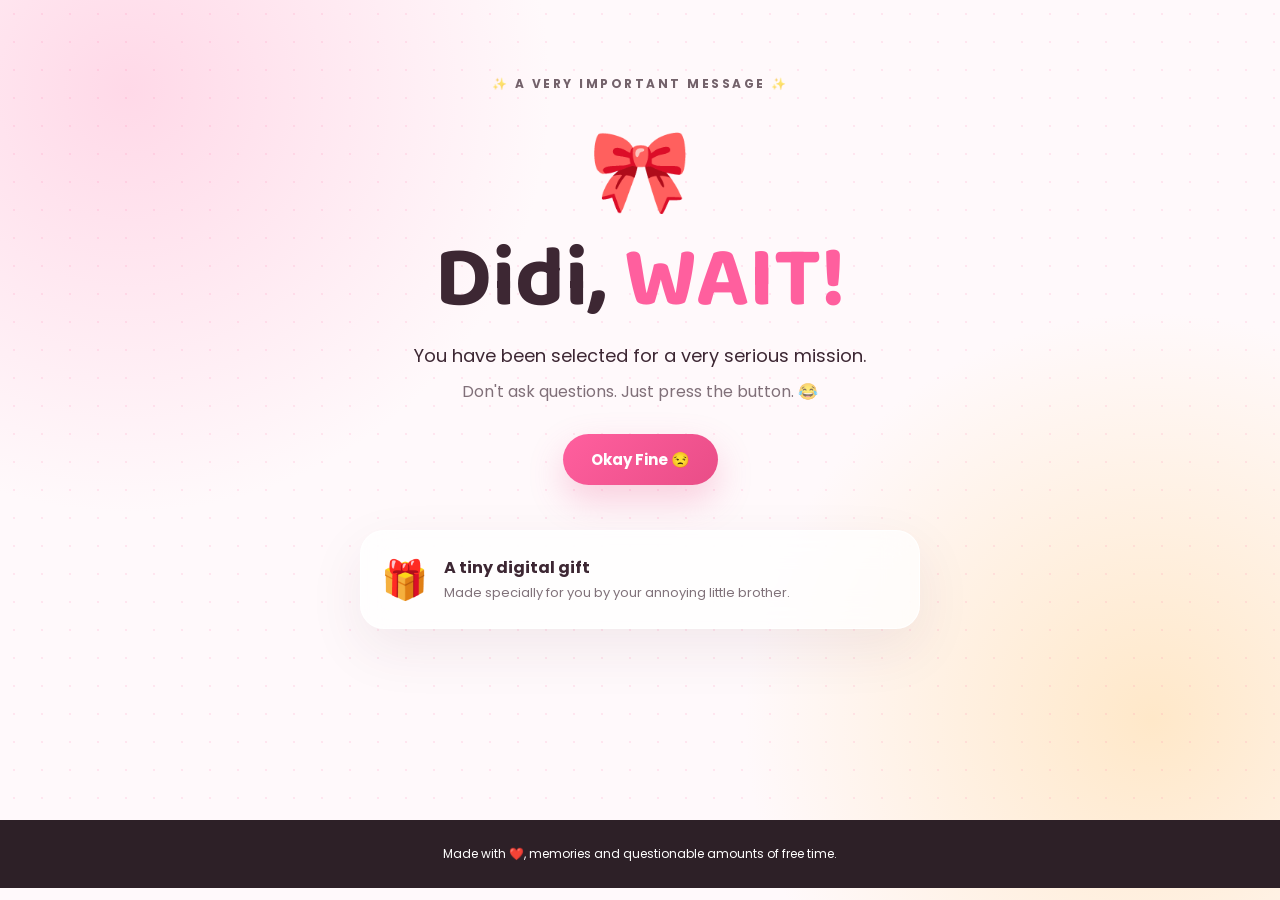
<file: index.html>
<!DOCTYPE html>
<html lang="en">
<head>
  <meta charset="UTF-8">
  <meta name="viewport" content="width=device-width, initial-scale=1.0">
  <title>A Little Surprise for Didi ❤️</title>
  <link rel="stylesheet" href="style.css">
  <link href="https://fonts.googleapis.com/css2?family=Baloo+2:wght@400;500;600;700;800&family=Poppins:wght@300;400;500;600;700&display=swap" rel="stylesheet">
</head>

<body>

<main class="page home-page">

  <div class="eyebrow">✨ A VERY IMPORTANT MESSAGE ✨</div>

  <div class="big-emoji">🎀</div>

  <h1>Didi, <span>WAIT!</span></h1>

  <p class="lead">
    You have been selected for a very serious mission.
  </p>

  <p class="subtle">
    Don't ask questions. Just press the button. 😂
  </p>

  <a class="btn primary" href="report.html">
    Okay Fine 😒
  </a>

  <div class="mini-card">
    <span>🎁</span>

    <div>
      <strong>A tiny digital gift</strong>
      <p>
        Made specially for you by your annoying little brother.
      </p>
    </div>
  </div>

</main>

<footer>
  Made with ❤️, memories and questionable amounts of free time.
</footer>

<script src="script.js"></script>

</body>
</html>
</file>
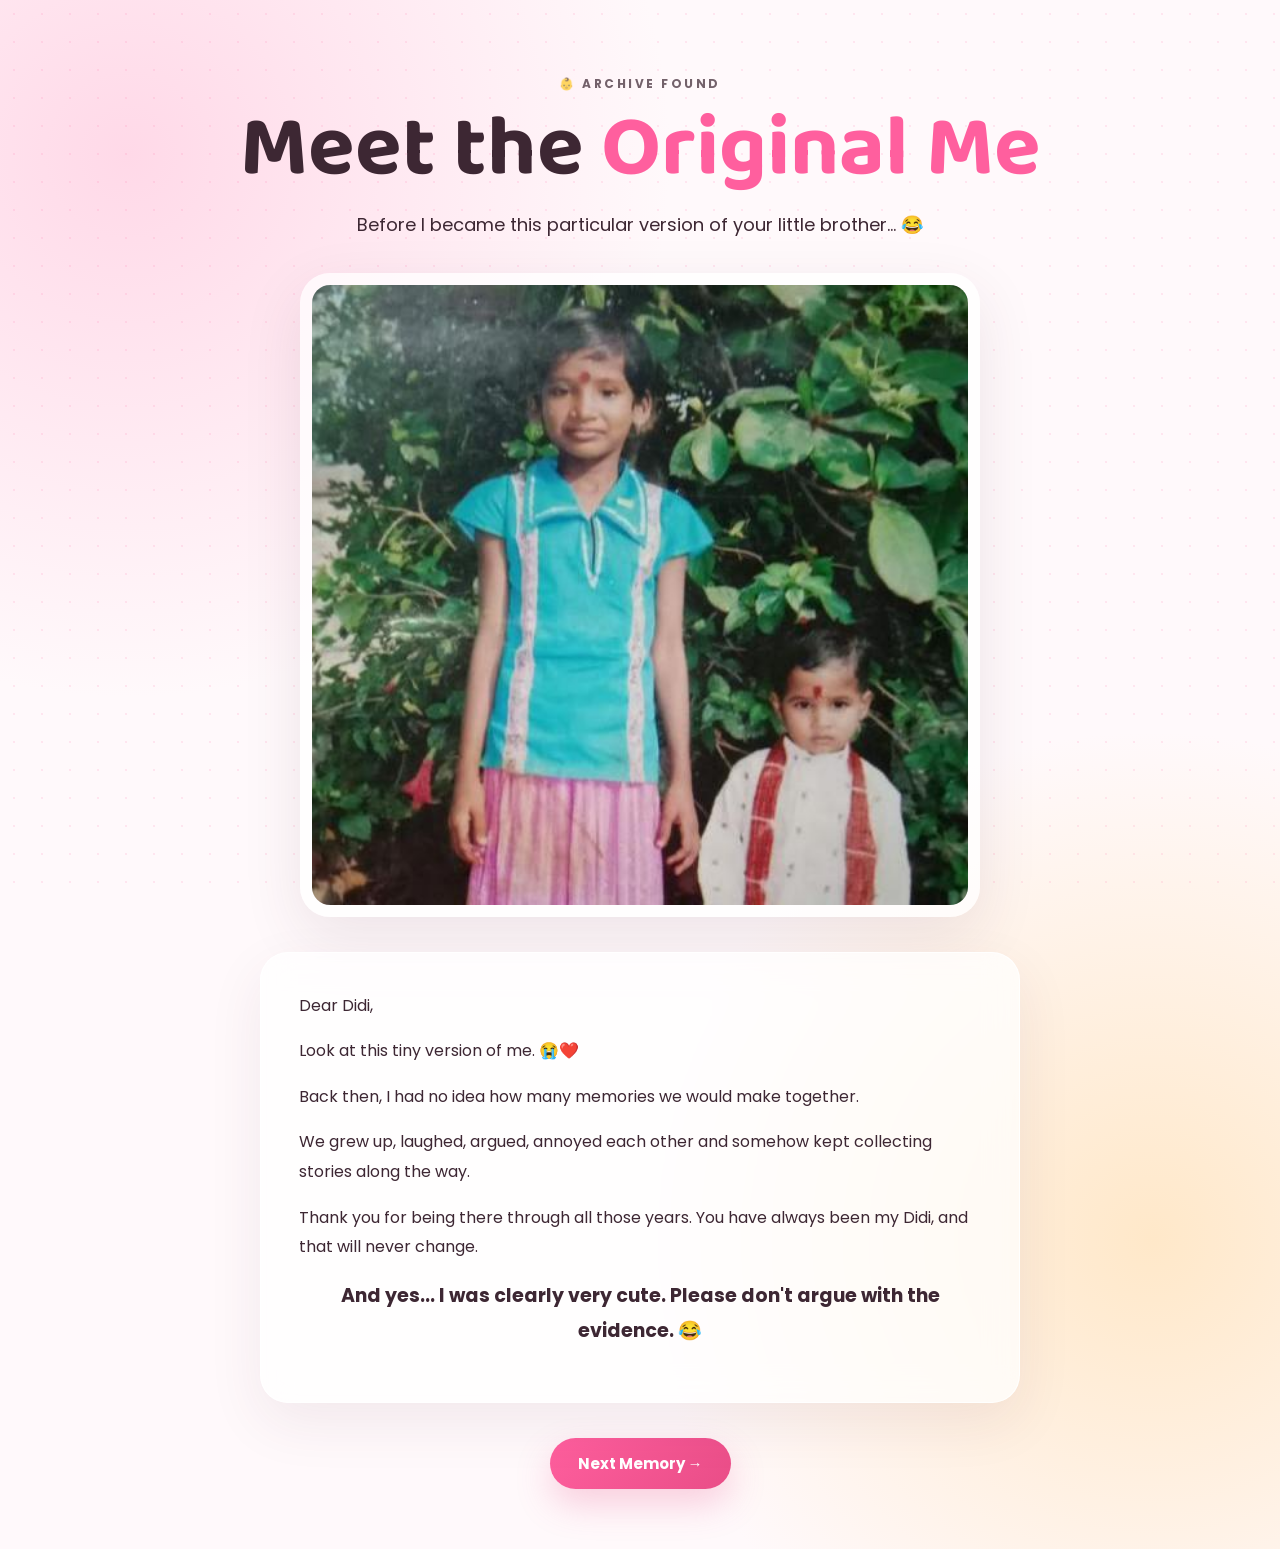
<file: childhood.html>
<!DOCTYPE html>
<html lang="en">

<head>

<meta charset="UTF-8">

<meta name="viewport"
content="width=device-width, initial-scale=1.0">

<title>The Original Me 👶</title>

<link rel="stylesheet"
href="style.css">

<link href="https://fonts.googleapis.com/css2?family=Baloo+2:wght@400;500;600;700;800&family=Poppins:wght@300;400;500;600;700&display=swap"
rel="stylesheet">

</head>


<body>

<main class="page story-page">

<div class="eyebrow">
👶 ARCHIVE FOUND
</div>


<h1>
Meet the <span>Original Me</span>
</h1>


<p class="lead">

Before I became this particular
version of your little brother... 😂

</p>


<div class="single-photo">

<img src="images/childhood.jpeg"
alt="Childhood photo">

</div>


<article class="letter">

<p>
Dear Didi,
</p>


<p>
Look at this tiny version of me. 😭❤️
</p>


<p>

Back then, I had no idea how many
memories we would make together.

</p>


<p>

We grew up, laughed, argued,
annoyed each other and somehow
kept collecting stories along the way.

</p>


<p>

Thank you for being there through
all those years.

You have always been my Didi,
and that will never change.

</p>


<p class="highlight">

And yes...

I was clearly very cute.

Please don't argue with the evidence. 😂

</p>

</article>


<a class="btn primary"
href="video.html">

Next Memory →

</a>

</main>


<script src="script.js"></script>

</body>

</html>
</file>
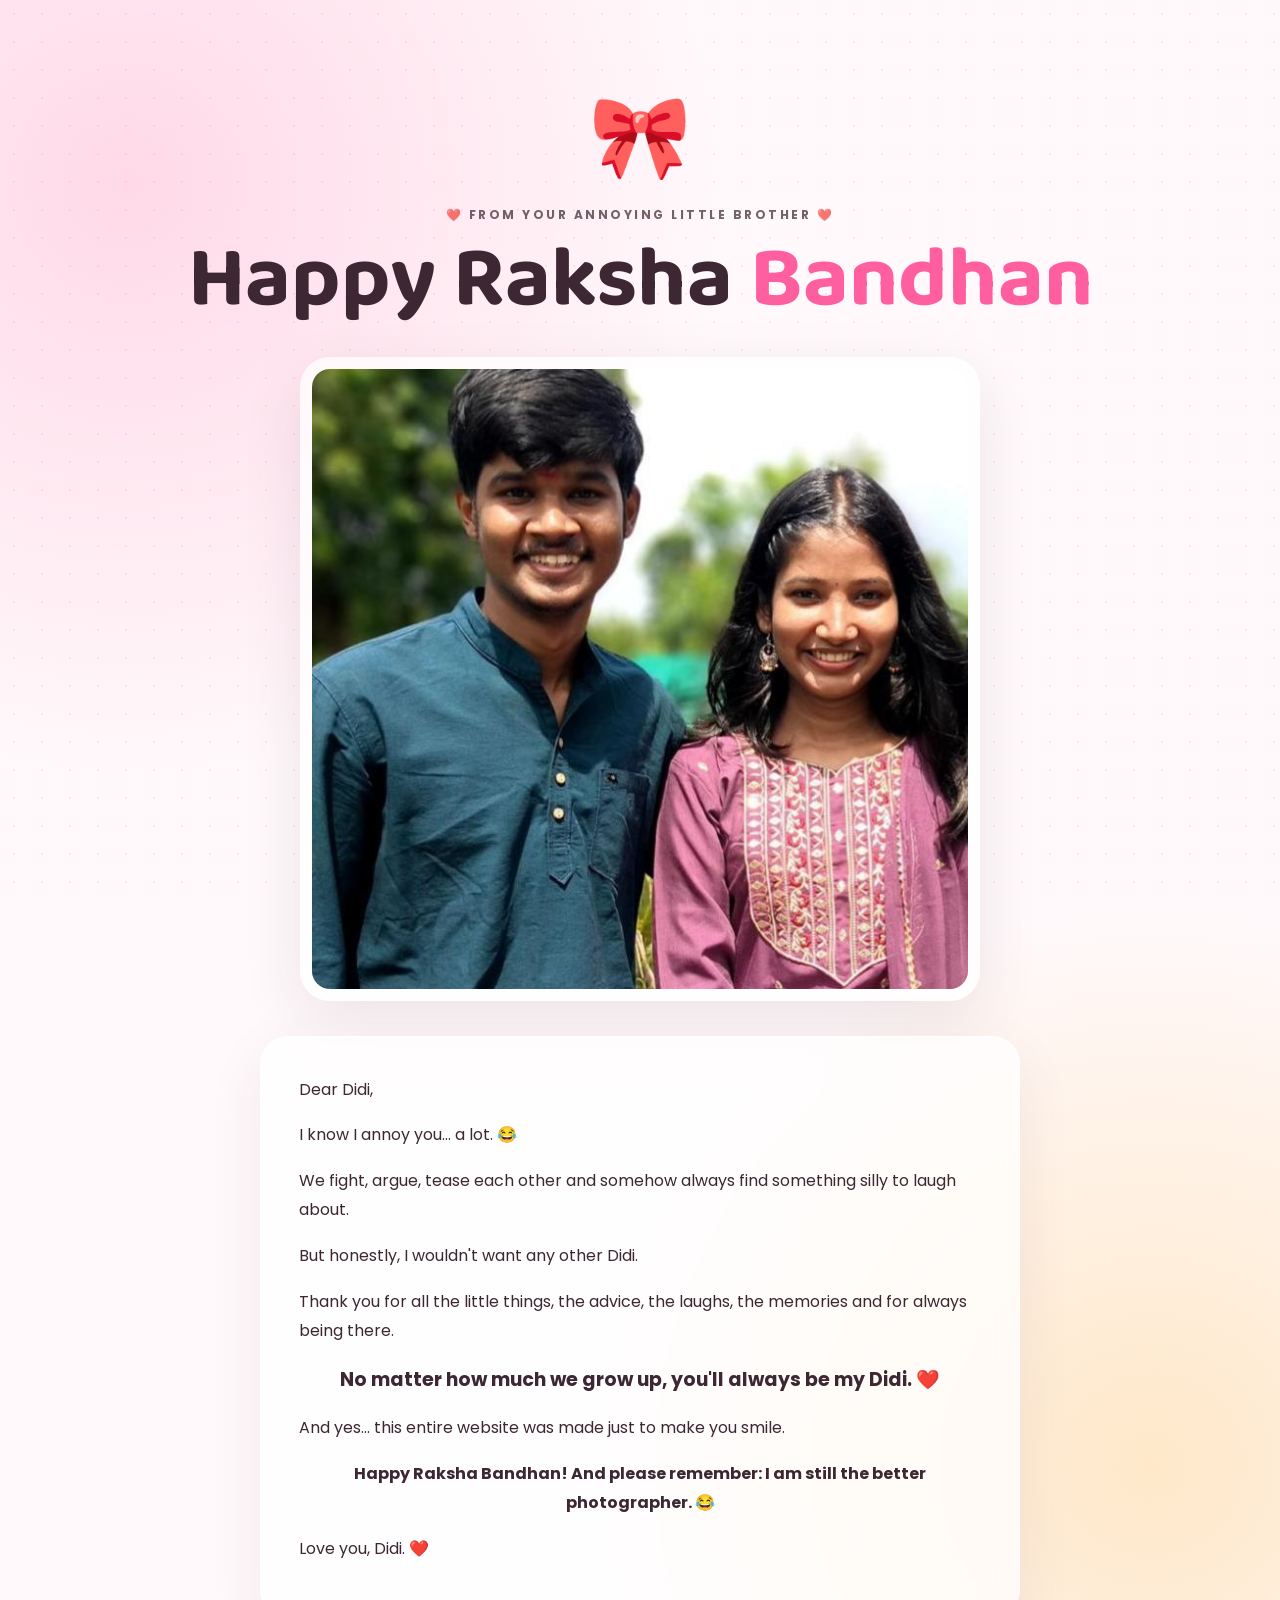
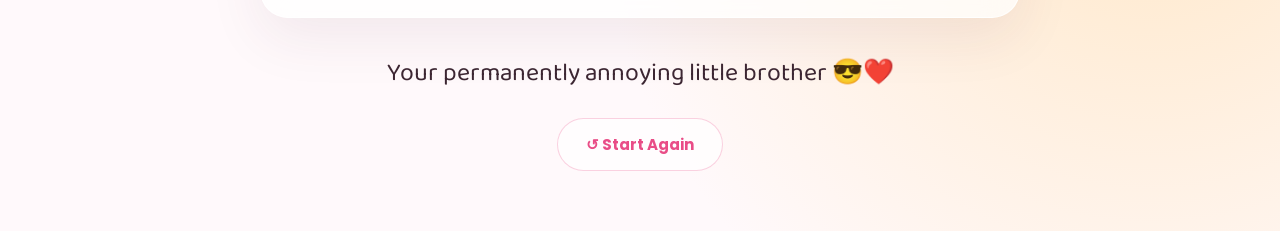
<file: final.html>
<!DOCTYPE html>
<html lang="en">

<head>

<meta charset="UTF-8">

<meta name="viewport"
content="width=device-width, initial-scale=1.0">

<title>Happy Raksha Bandhan ❤️</title>

<link rel="stylesheet"
href="style.css">

<link href="https://fonts.googleapis.com/css2?family=Baloo+2:wght@400;500;600;700;800&family=Poppins:wght@300;400;500;600;700&display=swap"
rel="stylesheet">

</head>


<body>

<main class="page final-page">


<div class="big-emoji">
🎀
</div>


<div class="eyebrow">

❤️ FROM YOUR ANNOYING LITTLE BROTHER ❤️

</div>


<h1>

Happy Raksha <span>Bandhan</span>

</h1>


<div class="single-photo">

<img src="images/now.jpeg"
alt="A favorite photo together">

</div>


<article class="letter">


<p>
Dear Didi,
</p>


<p>

I know I annoy you... a lot. 😂

</p>


<p>

We fight, argue, tease each other
and somehow always find something
silly to laugh about.

</p>


<p>

But honestly,

I wouldn't want any other Didi.

</p>


<p>

Thank you for all the little things,
the advice, the laughs, the memories
and for always being there.

</p>


<p class="highlight">

No matter how much we grow up,
you'll always be my Didi. ❤️

</p>


<p>

And yes...

this entire website was made
just to make you smile.

</p>


<p class="funny-ending">

Happy Raksha Bandhan!

And please remember:

I am still the better photographer. 😂

</p>


<p>

Love you, Didi. ❤️

</p>


</article>


<div class="signature">

Your permanently annoying
little brother 😎❤️

</div>


<a class="btn ghost"
href="index.html">

↺ Start Again

</a>


</main>


<script src="script.js"></script>


<script>

window.addEventListener(
"load",
() => burstConfetti(100)
);

</script>

</body>

</html>
</file>
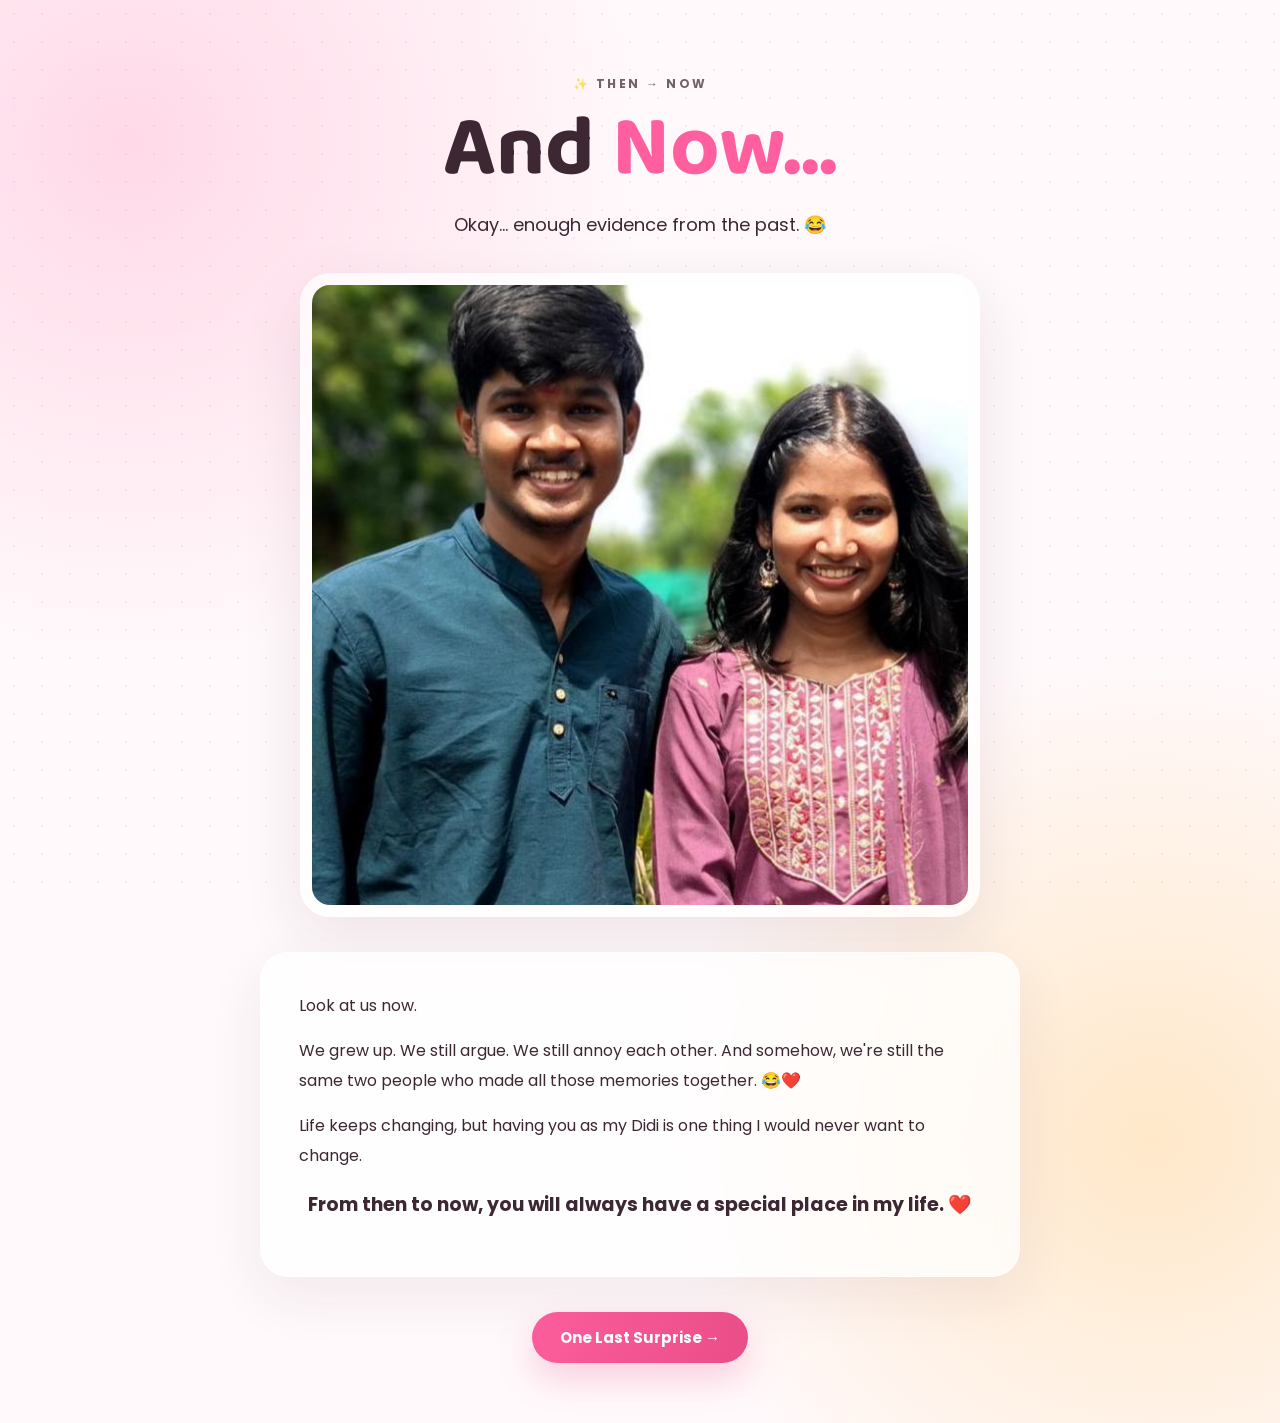
<file: now.html>
<!DOCTYPE html>
<html lang="en">

<head>

<meta charset="UTF-8">

<meta name="viewport"
content="width=device-width, initial-scale=1.0">

<title>Then & Now ❤️</title>

<link rel="stylesheet"
href="style.css">

<link href="https://fonts.googleapis.com/css2?family=Baloo+2:wght@400;500;600;700;800&family=Poppins:wght@300;400;500;600;700&display=swap"
rel="stylesheet">

</head>


<body>

<main class="page story-page">


<div class="eyebrow">

✨ THEN → NOW

</div>


<h1>

And <span>Now...</span>

</h1>


<p class="lead">

Okay... enough evidence from the past. 😂

</p>


<div class="single-photo">

<img src="images/now.jpeg"
alt="Current photo together">

</div>


<article class="letter">

<p>
Look at us now.
</p>


<p>

We grew up.

We still argue.

We still annoy each other.

And somehow, we're still the same
two people who made all those
memories together. 😂❤️

</p>


<p>

Life keeps changing, but having you
as my Didi is one thing I would never
want to change.

</p>


<p class="highlight">

From then to now,

you will always have a special place
in my life. ❤️

</p>

</article>


<a class="btn primary"
href="surprise.html">

One Last Surprise →

</a>

</main>


<script src="script.js"></script>

</body>

</html>
</file>
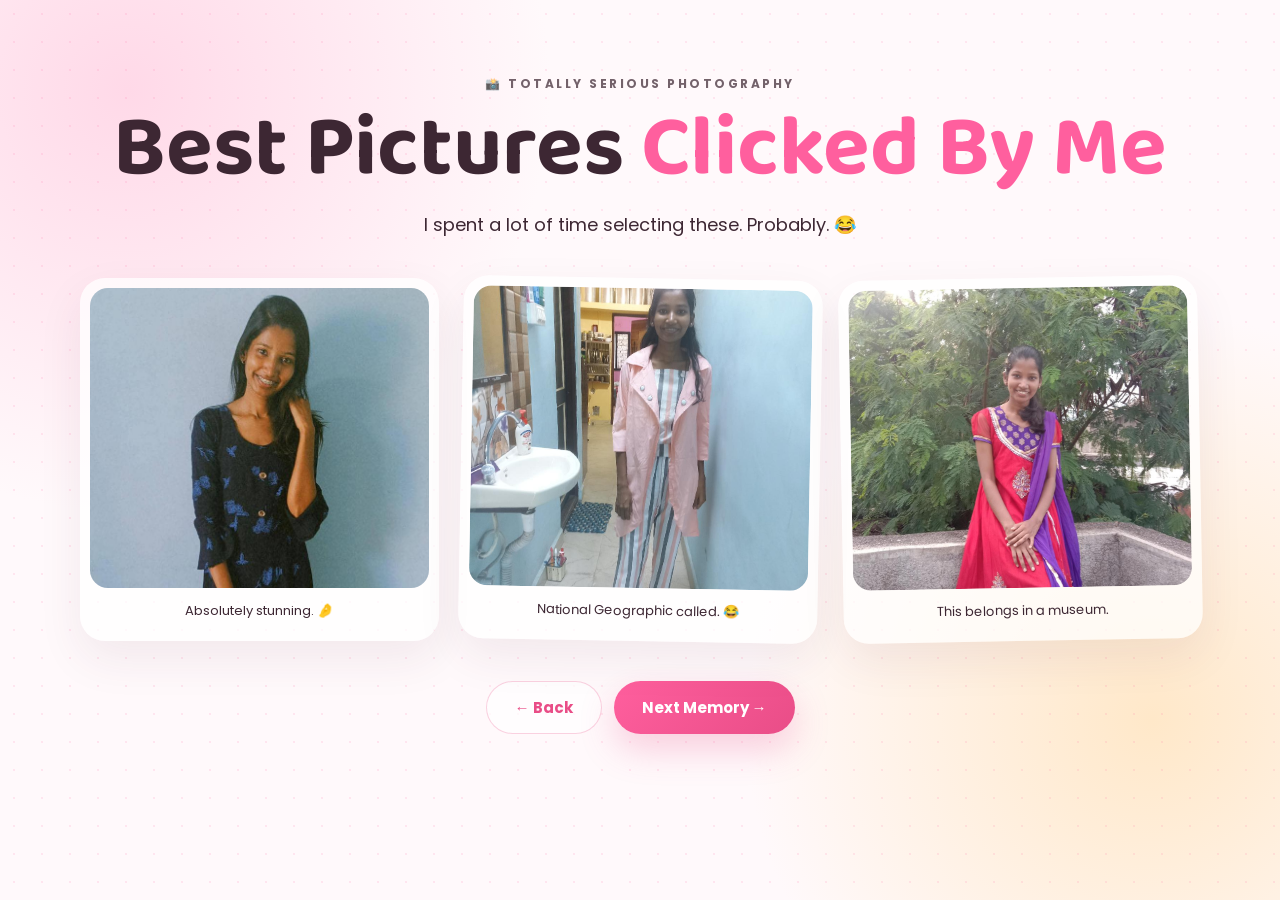
<file: pictures.html>
<!DOCTYPE html>
<html lang="en">

<head>

<meta charset="UTF-8">

<meta name="viewport"
      content="width=device-width, initial-scale=1.0">

<title>Best Pictures Clicked By Me 📸</title>

<link rel="stylesheet" href="style.css">

<link href="https://fonts.googleapis.com/css2?family=Baloo+2:wght@400;500;600;700;800&family=Poppins:wght@300;400;500;600;700&display=swap"
rel="stylesheet">

</head>

<body>

<main class="page">

<div class="eyebrow">
📸 TOTALLY SERIOUS PHOTOGRAPHY
</div>

<h1>
Best Pictures <span>Clicked By Me</span>
</h1>

<p class="lead" id="photoIntro">
I spent a lot of time selecting these. Probably. 😂
</p>


<section id="prankGallery" class="photo-grid">

<figure class="photo-card">

<img src="images/funny1.jpeg"
     alt="Funny photo 1">

<figcaption>
Absolutely stunning. 🤌
</figcaption>

</figure>


<figure class="photo-card">

<img src="images/funny2.jpeg"
     alt="Funny photo 2">

<figcaption>
National Geographic called. 😂
</figcaption>

</figure>


<figure class="photo-card">

<img src="images/funny3.jpeg"
     alt="Funny photo 3">

<figcaption>
This belongs in a museum.
</figcaption>

</figure>

</section>


<section id="reveal" class="reveal hidden">

<div class="reveal-emoji">
😂
</div>

<h2>
JUST KIDDING!
</h2>

<p>
You really thought I was going to put those online? 😭
</p>

</section>


<section id="realGallery"
         class="hidden">

<div class="section-heading">

<span>❤️</span>

<h2>
Okay, THESE are the real ones.
</h2>

<p>
Actual memories clicked by me.
</p>

</div>


<div class="photo-grid">


<figure class="photo-card">

<img src="images/real1.jpeg"
alt="Memory 1">

</figure>


<figure class="photo-card">

<img src="images/real2.jpeg"
alt="Memory 2">

</figure>


<figure class="photo-card">

<img src="images/real3.jpeg"
alt="Memory 3">

</figure>


<figure class="photo-card">

<img src="images/real4.jpeg"
alt="Memory 4">

</figure>


</div>

</section>


<div class="actions">

<a class="btn ghost"
href="report.html">

← Back

</a>


<a class="btn primary"
href="childhood.html">

Next Memory →

</a>

</div>

</main>


<script src="script.js"></script>


<script>

setTimeout(() => {

  document
  .getElementById("prankGallery")
  .classList
  .add("fade-out");


  setTimeout(() => {

    document
    .getElementById("prankGallery")
    .classList
    .add("hidden");


    document
    .getElementById("photoIntro")
    .textContent =
    "Okay... now for the actual good stuff. ❤️";


    document
    .getElementById("reveal")
    .classList
    .remove("hidden");


    setTimeout(() => {

      document
      .getElementById("reveal")
      .classList
      .add("show");


      setTimeout(() => {

        document
        .getElementById("realGallery")
        .classList
        .remove("hidden");


        document
        .getElementById("realGallery")
        .classList
        .add("reveal-in");


        burstConfetti(55);

      },1200);

    },50);

  },650);

},4000);

</script>

</body>
</html>
</file>
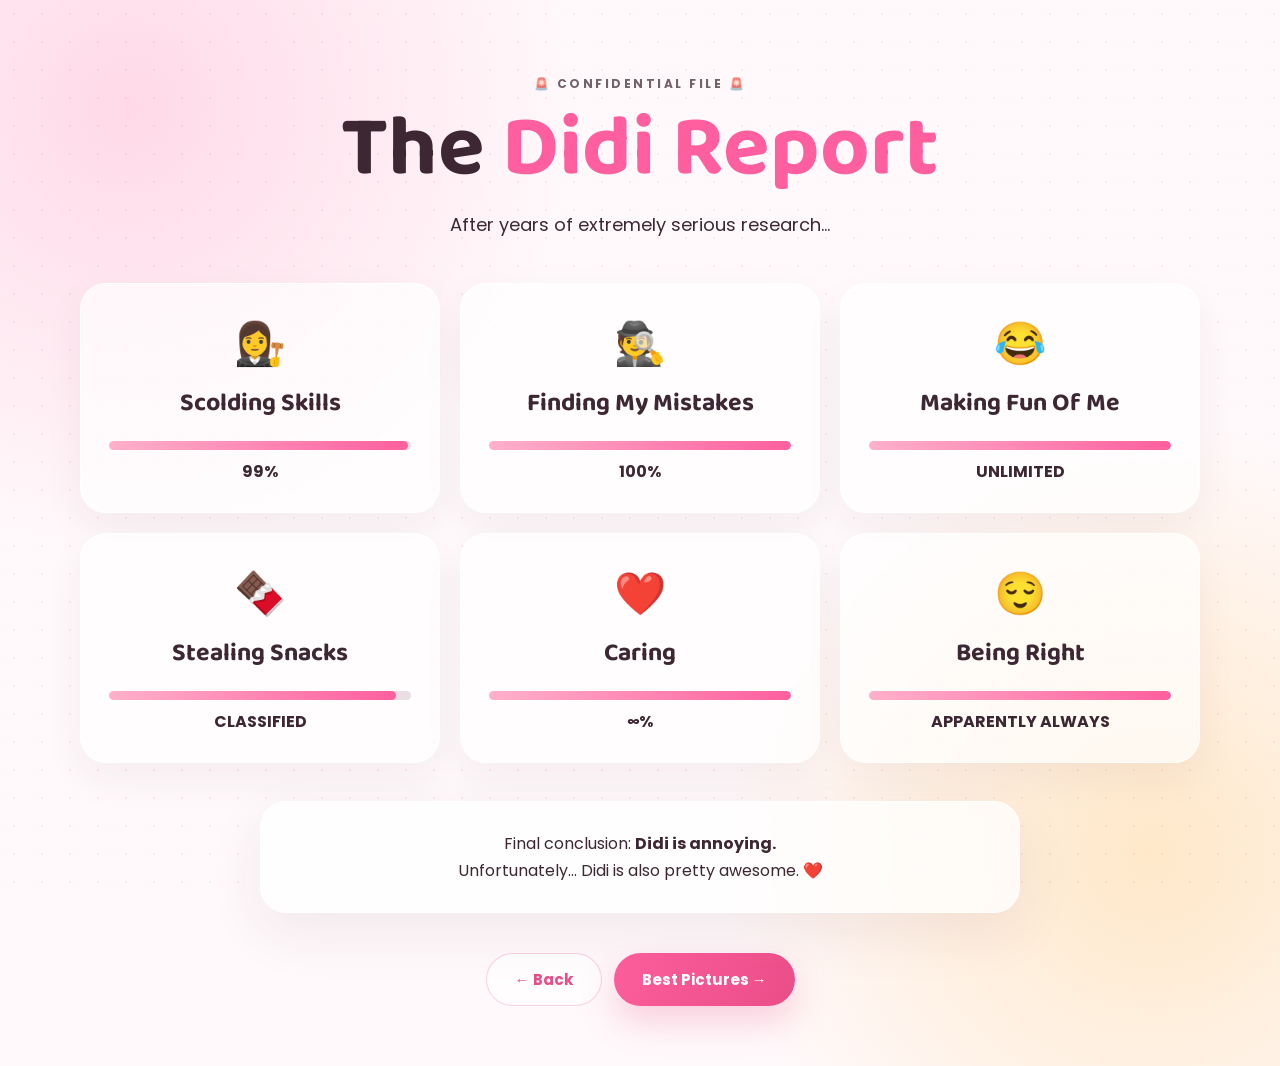
<file: report.html>
<!DOCTYPE html>
<html lang="en">
<head>
  <meta charset="UTF-8">
  <meta name="viewport" content="width=device-width, initial-scale=1.0">

  <title>Didi Report 😂</title>

  <link rel="stylesheet" href="style.css">

  <link href="https://fonts.googleapis.com/css2?family=Baloo+2:wght@400;500;600;700;800&family=Poppins:wght@300;400;500;600;700&display=swap" rel="stylesheet">
</head>

<body>

<main class="page">

  <div class="eyebrow">
    🚨 CONFIDENTIAL FILE 🚨
  </div>

  <h1>
    The <span>Didi Report</span>
  </h1>

  <p class="lead">
    After years of extremely serious research...
  </p>


  <section class="report-grid">

    <article class="card stat">
      <div class="icon">👩‍⚖️</div>

      <h3>Scolding Skills</h3>

      <div class="bar">
        <i style="width:99%"></i>
      </div>

      <b>99%</b>
    </article>


    <article class="card stat">

      <div class="icon">🕵️</div>

      <h3>Finding My Mistakes</h3>

      <div class="bar">
        <i style="width:100%"></i>
      </div>

      <b>100%</b>

    </article>


    <article class="card stat">

      <div class="icon">😂</div>

      <h3>Making Fun Of Me</h3>

      <div class="bar">
        <i style="width:100%"></i>
      </div>

      <b>UNLIMITED</b>

    </article>


    <article class="card stat">

      <div class="icon">🍫</div>

      <h3>Stealing Snacks</h3>

      <div class="bar">
        <i style="width:95%"></i>
      </div>

      <b>CLASSIFIED</b>

    </article>


    <article class="card stat">

      <div class="icon">❤️</div>

      <h3>Caring</h3>

      <div class="bar">
        <i style="width:100%"></i>
      </div>

      <b>∞%</b>

    </article>


    <article class="card stat">

      <div class="icon">😌</div>

      <h3>Being Right</h3>

      <div class="bar">
        <i style="width:100%"></i>
      </div>

      <b>APPARENTLY ALWAYS</b>

    </article>

  </section>


  <div class="joke-card">

    Final conclusion:

    <strong>Didi is annoying.</strong>

    <br>

    Unfortunately...

    Didi is also pretty awesome. ❤️

  </div>


  <div class="actions">

    <a class="btn ghost" href="index.html">
      ← Back
    </a>

    <a class="btn primary" href="pictures.html">
      Best Pictures →
    </a>

  </div>

</main>

<script src="script.js"></script>

</body>
</html>
</file>
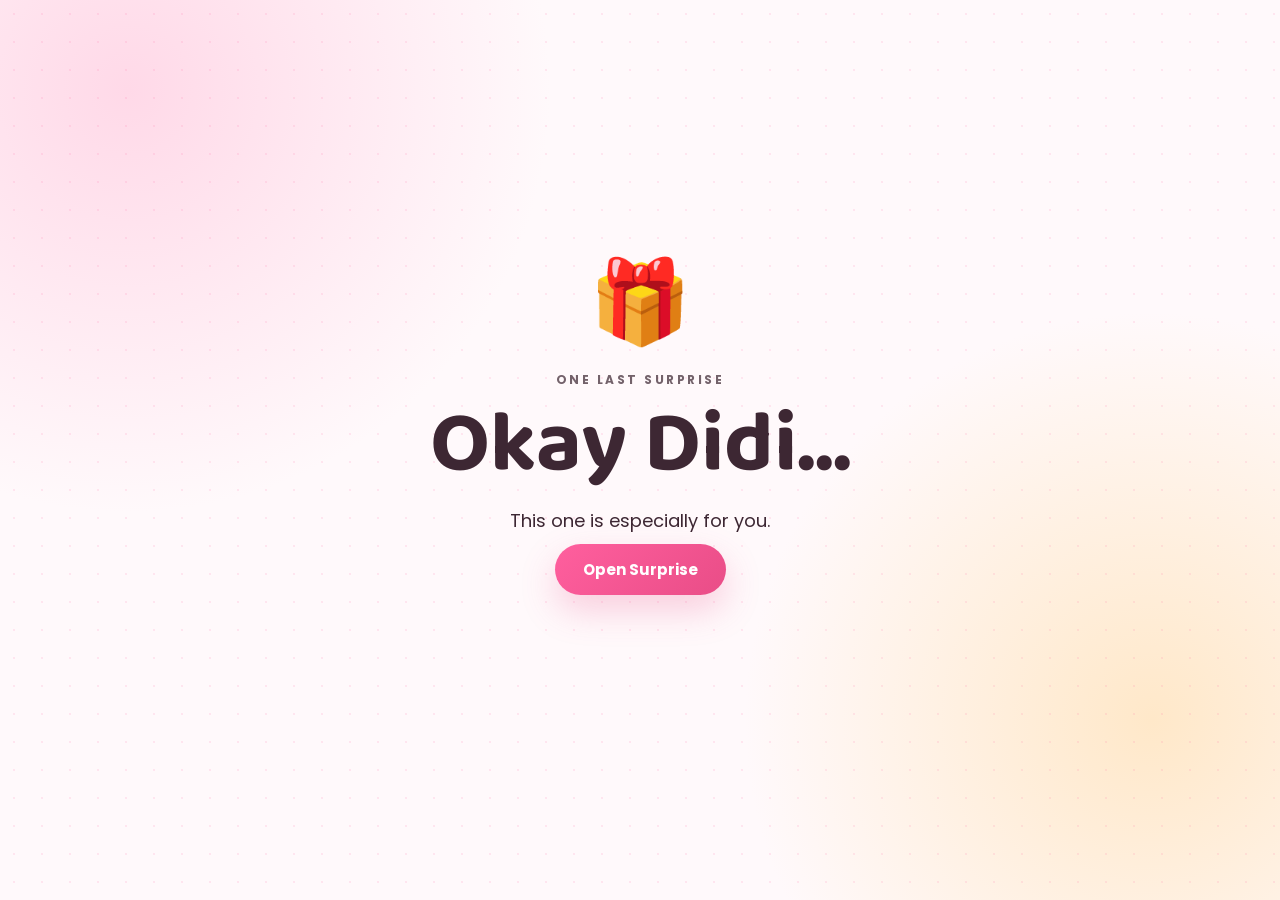
<file: surprise.html>
<!DOCTYPE html>
<html lang="en">

<head>

<meta charset="UTF-8">

<meta name="viewport"
content="width=device-width, initial-scale=1.0">

<title>One Last Surprise 🎁</title>

<link rel="stylesheet"
href="style.css">

<link href="https://fonts.googleapis.com/css2?family=Baloo+2:wght@400;500;600;700;800&family=Poppins:wght@300;400;500;600;700&display=swap"
rel="stylesheet">

</head>


<body>

<main class="page surprise-page">


<div id="beforeSurprise">

<div class="big-emoji">
🎁
</div>


<div class="eyebrow">

ONE LAST SURPRISE

</div>


<h1>

Okay Didi...

</h1>


<p class="lead">

This one is especially for you.

</p>


<button
class="btn primary"
id="surpriseBtn">

Open Surprise

</button>

</div>



<div id="nameReveal"
class="name-reveal hidden">


<div class="eyebrow">

🚨 YOU HAVE BEEN WARNED 🚨

</div>


<div class="dramatic-name">

SIDDHIKAAAAAA!!!

</div>


<p class="lead">

YES. I SAID YOUR NAME. 😂

</p>


<p>

I know you don't like it
when I call you by your name...

</p>


<p>

So obviously, I had to put it
in the website. 😌

</p>


<button
class="btn primary"
onclick="window.location.href='final.html'">

Okay Okay, Continue →

</button>

</div>


</main>


<script src="script.js"></script>


<script>

document
.getElementById("surpriseBtn")
.addEventListener("click", () => {

document
.getElementById("beforeSurprise")
.classList
.add("hidden");


document
.getElementById("nameReveal")
.classList
.remove("hidden");


document
.getElementById("nameReveal")
.classList
.add("show");


burstConfetti(70);

});

</script>


</body>

</html>
</file>
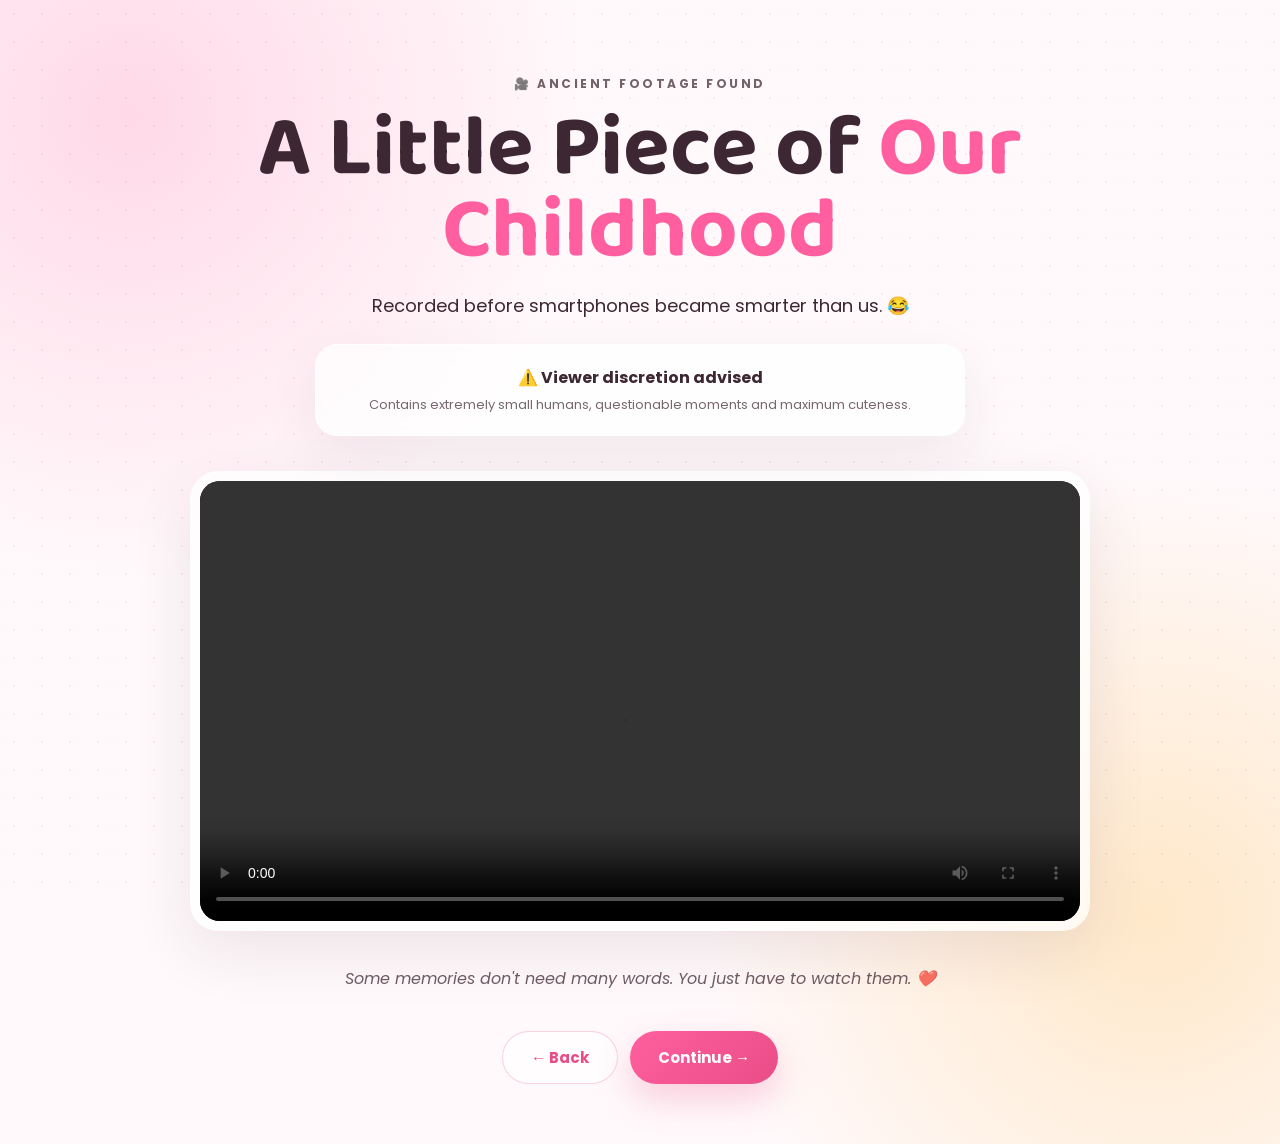
<file: video.html>
<!DOCTYPE html>
<html lang="en">

<head>

<meta charset="UTF-8">

<meta name="viewport"
content="width=device-width, initial-scale=1.0">

<title>A Little Piece of Our Childhood 🎥</title>

<link rel="stylesheet"
href="style.css">

<link href="https://fonts.googleapis.com/css2?family=Baloo+2:wght@400;500;600;700;800&family=Poppins:wght@300;400;500;600;700&display=swap"
rel="stylesheet">

</head>


<body>

<main class="page story-page">


<div class="eyebrow">

🎥 ANCIENT FOOTAGE FOUND

</div>


<h1>

A Little Piece of
<span>Our Childhood</span>

</h1>


<p class="lead">

Recorded before smartphones
became smarter than us. 😂

</p>


<div class="warning-card">

<strong>
⚠️ Viewer discretion advised
</strong>

<p>

Contains extremely small humans,
questionable moments and maximum cuteness.

</p>

</div>


<div class="video-frame">

<video controls
       playsinline
       preload="metadata">

<source
src="videos/childhood.mp4"
type="video/mp4">

Your browser does not support this video.

</video>

</div>


<p class="video-caption">

Some memories don't need many words.
You just have to watch them. ❤️

</p>


<div class="actions">

<a class="btn ghost"
href="childhood.html">

← Back

</a>


<a class="btn primary"
href="now.html">

Continue →

</a>

</div>

</main>


<script src="script.js"></script>

</body>

</html>
</file>
<file: style.css>
* {
  box-sizing: border-box;
  margin: 0;
  padding: 0;
}


:root {

  --pink: #ff5f9e;
  --rose: #e94d87;
  --ink: #3d2733;
  --cream: #fff9fb;

  --glass: rgba(255,255,255,.72);

}


html {
  scroll-behavior: smooth;
}


body {

  font-family: Poppins, sans-serif;

  color: var(--ink);

  background:

    radial-gradient(
      circle at 10% 10%,
      #ffd9e8 0,
      transparent 30%
    ),

    radial-gradient(
      circle at 90% 80%,
      #ffe8c9 0,
      transparent 30%
    ),

    var(--cream);

  min-height: 100vh;

  overflow-x: hidden;

}


body::before {

  content: "";

  position: fixed;

  inset: 0;

  pointer-events: none;

  background-image:

    radial-gradient(
      rgba(255,95,158,.12)
      1px,
      transparent 1px
    );

  background-size: 28px 28px;

  z-index: -1;

}


.page {

  width: min(1120px,92%);

  margin: auto;

  min-height:
    calc(100vh - 80px);

  padding:
    75px 0 60px;

  text-align: center;

  animation:
    pageIn .7s ease;

}


.eyebrow {

  font-size: 12px;

  font-weight: 700;

  letter-spacing: 2.5px;

  opacity: .72;

  margin-bottom: 16px;

}


h1 {

  font-family:
    "Baloo 2",
    cursive;

  font-size:
    clamp(48px,8vw,86px);

  line-height: .95;

  margin:
    8px 0 20px;

}


h1 span {

  color:
    var(--pink);

}


h2 {

  font-family:
    "Baloo 2",
    cursive;

  font-size:
    clamp(34px,6vw,58px);

}


h3 {

  font-family:
    "Baloo 2",
    cursive;

  font-size: 25px;

}


.lead {

  font-size: 18px;

  max-width: 700px;

  margin:
    0 auto 10px;

}


.subtle {

  opacity: .65;

  margin-bottom: 30px;

}


.big-emoji {

  font-size: 82px;

  animation:
    bob 2.2s ease-in-out infinite;

  margin-bottom: 8px;

}


.btn {

  display: inline-flex;

  align-items: center;

  justify-content: center;

  text-decoration: none;

  border: 0;

  border-radius: 999px;

  padding:
    14px 28px;

  font:
    700 15px Poppins,sans-serif;

  transition: .25s;

  cursor: pointer;

}


.btn:hover {

  transform:
    translateY(-3px)
    scale(1.02);

}


.primary {

  background:
    linear-gradient(
      135deg,
      #ff5f9e,
      #e94d87
    );

  color: white;

  box-shadow:
    0 15px 35px
    rgba(233,77,135,.25);

}


.ghost {

  background:
    rgba(255,255,255,.7);

  color:
    var(--rose);

  border:
    1px solid
    rgba(233,77,135,.25);

}


.actions {

  display: flex;

  gap: 12px;

  justify-content: center;

  flex-wrap: wrap;

  margin-top: 40px;

}


.mini-card,
.joke-card,
.warning-card,
.letter {

  background:
    var(--glass);

  border:
    1px solid
    rgba(255,255,255,.85);

  box-shadow:
    0 20px 55px
    rgba(83,37,58,.08);

  backdrop-filter:
    blur(16px);

}


.mini-card {

  display: flex;

  text-align: left;

  align-items: center;

  gap: 16px;

  width:
    min(560px,100%);

  margin:
    45px auto 0;

  padding: 20px;

  border-radius: 24px;

}


.mini-card span {

  font-size: 38px;

}


.mini-card p {

  font-size: 13px;

  opacity: .65;

  margin-top: 3px;

}


.report-grid {

  display: grid;

  grid-template-columns:
    repeat(3,1fr);

  gap: 20px;

  margin-top: 45px;

}


.card {

  border-radius: 26px;

  padding: 28px;

  background:
    rgba(255,255,255,.68);

  border:
    1px solid
    rgba(255,255,255,.9);

  box-shadow:
    0 16px 40px
    rgba(83,37,58,.06);

  transition: .3s;

}


.card:hover {

  transform:
    translateY(-6px)
    rotate(.5deg);

}


.icon {

  font-size: 42px;

  margin-bottom: 8px;

}


.bar {

  height: 9px;

  background:
    #eadde4;

  border-radius: 20px;

  overflow: hidden;

  margin:
    18px 0 9px;

}


.bar i {

  display: block;

  height: 100%;

  background:
    linear-gradient(
      90deg,
      #ffb0cb,
      #ff5f9e
    );

  border-radius: 20px;

}


.joke-card {

  width:
    min(760px,100%);

  margin:
    38px auto 0;

  padding: 28px;

  border-radius: 26px;

  line-height: 1.7;

}


.photo-grid {

  display: grid;

  grid-template-columns:
    repeat(3,1fr);

  gap: 22px;

  margin:
    40px 0;

}


.photo-card {

  margin: 0;

  background:
    rgba(255,255,255,.72);

  padding: 10px;

  border-radius: 25px;

  box-shadow:
    0 18px 45px
    rgba(83,37,58,.08);

  transform:
    rotate(var(--r,0deg));

  transition: .3s;

}


.photo-card:nth-child(2) {
  --r: 1deg;
}


.photo-card:nth-child(3) {
  --r: -1deg;
}


.photo-card:hover {

  transform:
    translateY(-7px)
    rotate(0);

}


.photo-card img,
.single-photo img {

  display: block;

  width: 100%;

  height: 300px;

  object-fit: cover;

  border-radius: 18px;

}


.photo-card figcaption {

  padding:
    13px 8px 10px;

  font-size: 13px;

}


.single-photo {

  width:
    min(680px,100%);

  margin:
    35px auto;

  border-radius: 30px;

  padding: 12px;

  background:
    rgba(255,255,255,.72);

  box-shadow:
    0 20px 60px
    rgba(83,37,58,.1);

}


.single-photo img {

  height:
    min(620px,70vh);

}


.letter {

  width:
    min(760px,100%);

  margin:
    35px auto;

  padding: 38px;

  border-radius: 28px;

  text-align: left;

  line-height: 1.85;

  font-size: 16px;

}


.letter p {

  margin-bottom: 16px;

}


.highlight {

  font-weight: 700;

  text-align: center;

  font-size: 19px;

}


.funny-ending {

  text-align: center;

  font-weight: 700;

}


.warning-card {

  width:
    min(650px,100%);

  margin:
    25px auto;

  padding: 20px;

  border-radius: 22px;

}


.warning-card p {

  font-size: 13px;

  margin-top: 5px;

  opacity: .7;

}


.video-frame {

  width:
    min(900px,100%);

  margin:
    35px auto;

  padding: 10px;

  border-radius: 28px;

  background:
    rgba(255,255,255,.72);

  box-shadow:
    0 20px 60px
    rgba(83,37,58,.1);

}


.video-frame video {

  display: block;

  width: 100%;

  max-height: 70vh;

  border-radius: 20px;

  background: #21171d;

}


.video-caption {

  font-style: italic;

  opacity: .75;

}


.surprise-page {

  display: grid;

  place-items: center;

}


.name-reveal {

  padding:
    40px 0;

}


.dramatic-name {

  font-family:
    "Baloo 2",
    cursive;

  font-size:
    clamp(48px,11vw,120px);

  font-weight: 800;

  color:
    var(--pink);

  text-shadow:
    0 10px 30px
    rgba(255,95,158,.2);

  animation:
    shakeZoom .9s both;

  margin:
    20px 0;

}


.hidden {

  display: none !important;

}


.show {

  display: block;

  animation:
    pageIn .7s ease;

}


.fade-out {

  opacity: 0;

  transform: scale(.97);

  transition: .6s;

}


.reveal {

  padding: 45px 20px;

  margin: 20px auto;

  border-radius: 30px;

  background:
    rgba(255,255,255,.7);

  box-shadow:
    0 18px 50px
    rgba(83,37,58,.08);

}


.reveal-emoji {

  font-size: 65px;

}


.reveal-in {

  animation:
    pageIn .8s ease;

}


.section-heading {

  margin-top: 35px;

}


.section-heading span {

  font-size: 45px;

}


.final-page h1 {

  margin-bottom: 35px;

}


.signature {

  font-family:
    "Baloo 2",
    cursive;

  font-size: 25px;

  margin:
    20px 0 25px;

}


footer {

  text-align: center;

  padding: 25px 15px;

  background: #2d2027;

  color: white;

  font-size: 12px;

}


.confetti {

  position: fixed;

  top: -30px;

  z-index: 1000;

  pointer-events: none;

  font-size: 20px;

  animation:
    fall 3s linear forwards;

}


@keyframes pageIn {

  from {

    opacity: 0;

    transform:
      translateY(18px);

  }

  to {

    opacity: 1;

    transform: none;

  }

}


@keyframes bob {

  0%,100% {

    transform:
      translateY(0);

  }

  50% {

    transform:
      translateY(-12px);

  }

}


@keyframes shakeZoom {

  0% {

    transform:
      scale(.2)
      rotate(-8deg);

    opacity: 0;

  }

  55% {

    transform:
      scale(1.12)
      rotate(4deg);

    opacity: 1;

  }

  100% {

    transform:
      scale(1)
      rotate(0);

  }

}


@keyframes fall {

  to {

    transform:
      translateY(115vh)
      rotate(720deg);

    opacity: 0;

  }

}


@media(max-width:800px) {

  .page {

    padding-top: 55px;

  }


  .report-grid,
  .photo-grid {

    grid-template-columns: 1fr;

  }


  .photo-card img {

    height: 280px;

  }


  .letter {

    padding:
      28px 22px;

    font-size: 15px;

  }


  .mini-card {

    text-align: left;

  }


  .big-emoji {

    font-size: 68px;

  }

}
</file>
